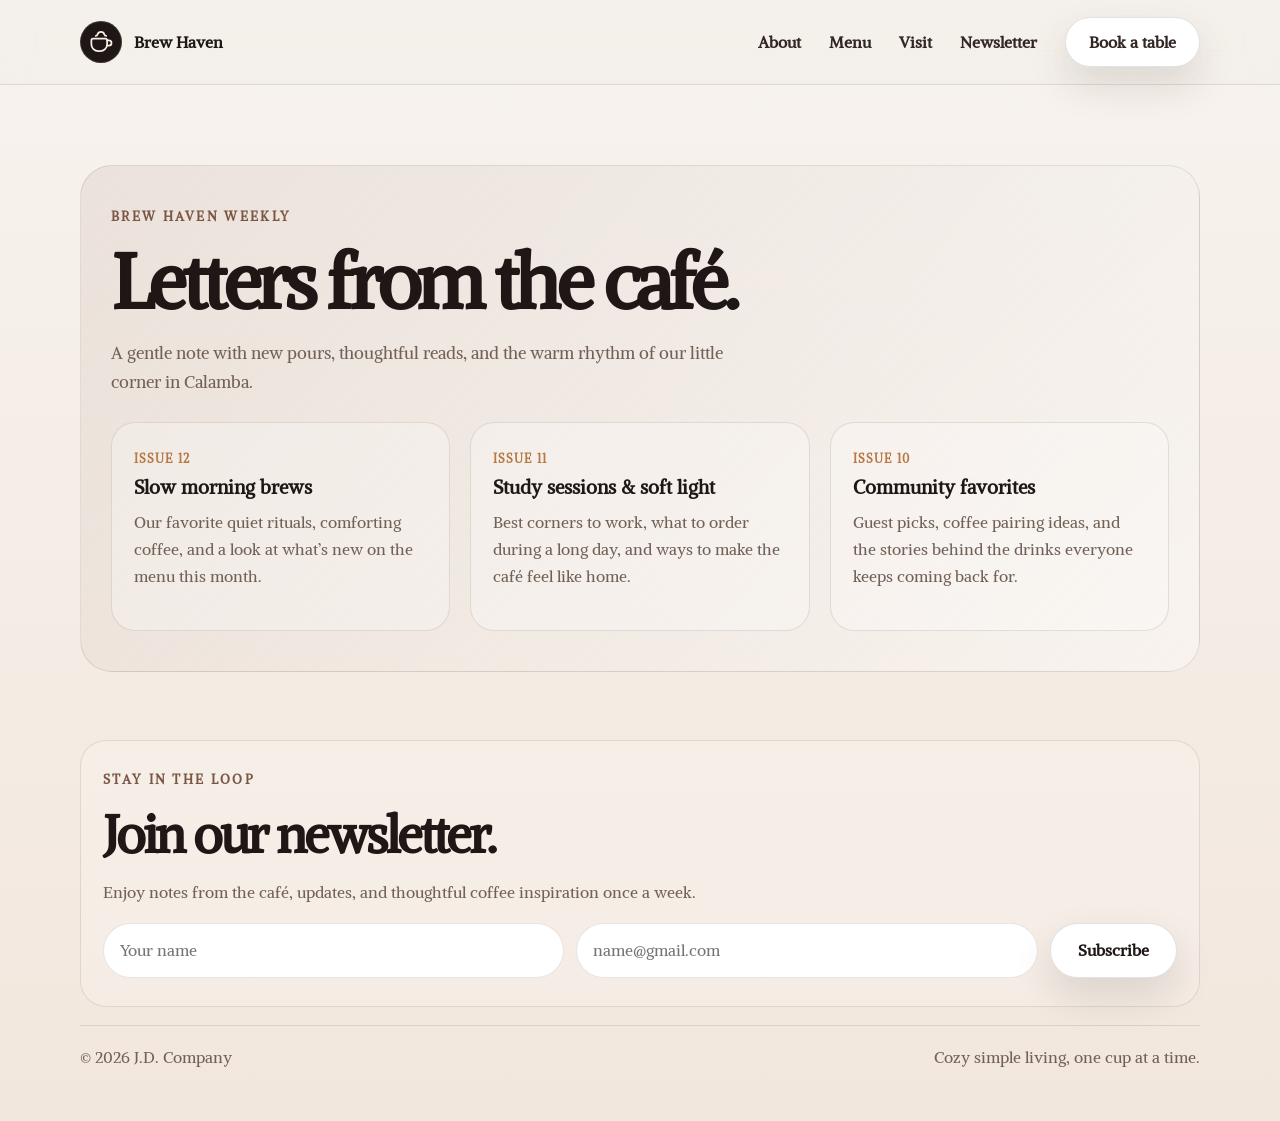
<file: newsletter.html>
<!DOCTYPE html>
<html lang="en">
  <head>
    <meta charset="UTF-8" />
    <meta name="viewport" content="width=device-width, initial-scale=1.0" />
    <meta
      name="description"
      content="Brew Haven newsletter — stories, coffee notes, and cozy updates from the café."
    />
    <title>Brew Haven | Newsletter</title>
    <link rel="preconnect" href="https://fonts.googleapis.com" />
    <link rel="preconnect" href="https://fonts.gstatic.com" crossorigin />
    <link href="https://fonts.googleapis.com/css2?family=Alike&display=swap" rel="stylesheet" />
    <link rel="stylesheet" href="styles.css" />
  </head>
  <body class="newsletter-page">
    <header class="site-header">
      <nav class="nav container" aria-label="Main navigation">
        <a href="index.html" class="brand" aria-label="Brew Haven home">
          <span class="brand__mark" aria-hidden="true">
            <svg viewBox="0 0 64 64" role="img" aria-label="Coffee cup icon">
              <path d="M18 24h24c2.2 0 4 1.8 4 4v9c0 8.8-7.2 16-16 16h-4c-8.8 0-16-7.2-16-16v-9c0-2.2 1.8-4 4-4Z" fill="none" stroke="currentColor" stroke-width="4" stroke-linecap="round" stroke-linejoin="round"/>
              <path d="M46 28h4c3.3 0 6 2.7 6 6s-2.7 6-6 6h-4" fill="none" stroke="currentColor" stroke-width="4" stroke-linecap="round" stroke-linejoin="round"/>
              <path d="M20 18c2 0 3.5-1.4 4-3.2 1.1-3.6 4.2-6.1 7.9-6.1s6.8 2.5 7.9 6.1c.5 1.8 2 3.2 4 3.2" fill="none" stroke="currentColor" stroke-width="4" stroke-linecap="round"/>
            </svg>
          </span>
          <span class="brand__text">Brew Haven</span>
        </a>

        <div class="nav-menu">
          <a href="index.html#about">About</a>
          <a href="index.html#menu">Menu</a>
          <a href="index.html#visit">Visit</a>
          <a href="newsletter.html">Newsletter</a>
          <a href="index.html#reserve" class="button button--sm button--dark">Book a table</a>
        </div>
      </nav>
    </header>

    <main>
      <section class="newsletter-page__hero">
        <div class="container">
          <p class="eyebrow">Brew Haven weekly</p>
          <h1>Letters from the café.</h1>
          <p class="lead">A gentle note with new pours, thoughtful reads, and the warm rhythm of our little corner in Calamba.</p>

          <div class="newsletter-archive">
            <article class="newsletter-issue">
              <span>Issue 12</span>
              <h3>Slow morning brews</h3>
              <p>Our favorite quiet rituals, comforting coffee, and a look at what’s new on the menu this month.</p>
            </article>

            <article class="newsletter-issue">
              <span>Issue 11</span>
              <h3>Study sessions & soft light</h3>
              <p>Best corners to work, what to order during a long day, and ways to make the café feel like home.</p>
            </article>

            <article class="newsletter-issue">
              <span>Issue 10</span>
              <h3>Community favorites</h3>
              <p>Guest picks, coffee pairing ideas, and the stories behind the drinks everyone keeps coming back for.</p>
            </article>
          </div>
        </div>
      </section>

      <section class="container newsletter-page__signup">
        <p class="eyebrow">Stay in the loop</p>
        <h2>Join our newsletter.</h2>
        <p>Enjoy notes from the café, updates, and thoughtful coffee inspiration once a week.</p>

        <form action="#" method="post">
          <input type="text" placeholder="Your name" aria-label="Your name" />
          <input type="email" placeholder="name@gmail.com" aria-label="Email address" />
          <button type="submit" class="button button--primary">Subscribe</button>
        </form>
      </section>
    </main>

    <footer class="site-footer">
              <div class="container footer__inner">
        <p>© <span id="year"></span> J.D. Company</p>
        <p>Cozy simple living, one cup at a time.</p>
      </div>
    </footer>

    <script src="script.js"></script>
  </body>
</html>
</file>
<file: styles.css>
:root {
  --bg: #f4efe9;
  --bg-strong: #efe4d8;
  --panel: #fffaf4;
  --panel-soft: #f2e7da;
  --dark: #1f1715;
  --dark-soft: #322724;
  --brown: #50352b;
  --brown-soft: #7b5645;
  --muted: #726156;
  --line: rgba(64, 41, 31, 0.12);
  --accent: #d9ae7c;
  --accent-strong: #b77a46;
  --shadow: 0 18px 40px rgba(35, 21, 17, 0.12);
}

* {
  box-sizing: border-box;
}

html {
  scroll-behavior: smooth;
}

body {
  margin: 0;
  font-family: "Alike", "Segoe UI", sans-serif;
  background: linear-gradient(180deg, #f7f3ee 0%, #f2e7dd 100%);
  color: var(--dark);
}

a {
  color: inherit;
  text-decoration: none;
}

img {
  max-width: 100%;
  display: block;
}

button {
  font: inherit;
}

.container {
  width: min(1120px, calc(100% - 32px));
  margin: 0 auto;
}

.section {
  padding: 96px 0;
}

.eyebrow {
  margin: 0 0 16px;
  color: var(--brown-soft);
  font-size: 0.8rem;
  letter-spacing: 0.18em;
  text-transform: uppercase;
  font-weight: 700;
}

h1,
h2,
h3,
p {
  margin-top: 0;
}

h1 {
  font-size: clamp(3rem, 6vw, 5rem);
  line-height: 0.98;
  letter-spacing: -0.06em;
  margin-bottom: 20px;
}

h2 {
  font-size: clamp(2.1rem, 4vw, 3.2rem);
  line-height: 1.1;
  letter-spacing: -0.05em;
  margin-bottom: 16px;
}

p {
  color: var(--muted);
  line-height: 1.7;
}

.site-header {
  position: sticky;
  top: 0;
  z-index: 10;
  background: rgba(244, 239, 233, 0.78);
  backdrop-filter: blur(14px);
  border-bottom: 1px solid var(--line);
}

.nav {
  display: flex;
  align-items: center;
  justify-content: space-between;
  min-height: 84px;
}

.brand {
  display: inline-flex;
  align-items: center;
  gap: 12px;
  font-weight: 700;
}

.brand__mark {
  display: grid;
  place-items: center;
  width: 42px;
  height: 42px;
  border-radius: 50%;
  background: var(--dark);
  color: #f9efe7;
  overflow: hidden;
  box-shadow: inset 0 0 0 1px rgba(255,255,255,0.14);
}

.brand__mark svg {
  width: 28px;
  height: 28px;
  display: block;
}

.brand__text {
  font-size: 1rem;
}

.nav-menu {
  display: flex;
  align-items: center;
  gap: 28px;
}

.nav-menu a {
  color: var(--dark-soft);
  font-weight: 600;
}

.auth-actions {
  display: flex;
  align-items: center;
  gap: 12px;
  margin-left: 8px;
}

.auth-trigger {
  cursor: pointer;
  border: none;
}

.nav-toggle {
  display: none;
  width: 48px;
  height: 48px;
  border: 1px solid var(--line);
  border-radius: 12px;
  background: rgba(255,255,255,0.25);
  cursor: pointer;
}

.nav-toggle span {
  display: block;
  width: 22px;
  height: 2px;
  margin: 5px auto;
  background: var(--dark);
  border-radius: 2px;
}

.button {
  display: inline-flex;
  align-items: center;
  justify-content: center;
  border-radius: 999px;
  font-weight: 700;
  transition: transform 0.2s ease, box-shadow 0.2s ease;
}

.button:hover {
  transform: translateY(-1px);
}

.button--sm {
  padding: 0.9rem 1.4rem;
}

.button--primary,
.button--dark {
  background: #fff;
  color: var(--dark);
  border: 1px solid rgba(31, 23, 21, 0.12);
  box-shadow: var(--shadow);
}

.button--primary {
  padding: 1.05rem 1.7rem;
}

.button--dark {
  padding: 0.86rem 1.45rem;
}

.button--ghost {
  padding: 1.05rem 1.7rem;
  border: 1px solid var(--line);
  background: rgba(255,255,255,0.18);
}

.button--light {
  padding: 1rem 1.5rem;
  background: #fff;
  color: var(--dark);
}

.auth-modal {
  position: fixed;
  inset: 0;
  display: none;
  align-items: center;
  justify-content: center;
  z-index: 30;
}

.auth-modal.is-open {
  display: flex;
}

.auth-modal__backdrop {
  position: absolute;
  inset: 0;
  background: rgba(22, 15, 12, 0.45);
  backdrop-filter: blur(5px);
}

.auth-modal__dialog {
  position: relative;
  width: min(440px, calc(100% - 24px));
  border-radius: 28px;
  background: #fffaf5;
  border: 1px solid var(--line);
  box-shadow: var(--shadow);
  padding: 28px 22px 20px;
}

.auth-modal__close {
  position: absolute;
  right: 18px;
  top: 18px;
  width: 34px;
  height: 34px;
  border: 1px solid var(--line);
  border-radius: 50%;
  background: #fff;
  font-size: 1.5rem;
  cursor: pointer;
  color: var(--dark);
}

.auth-modal__tabs {
  display: grid;
  grid-template-columns: repeat(2, 1fr);
  gap: 8px;
  margin-bottom: 20px;
  background: rgba(81, 53, 43, 0.04);
  border: 1px solid var(--line);
  border-radius: 14px;
  padding: 7px;
}

.auth-tab {
  border: none;
  border-radius: 10px;
  background: transparent;
  font: inherit;
  font-weight: 700;
  color: var(--muted);
  padding: 0.8rem 1rem;
  cursor: pointer;
}

.auth-tab.is-active {
  background: var(--dark);
  color: #fff;
}

.auth-form-panel {
  display: none;
}

.auth-form-panel.is-active {
  display: block;
}

.auth-form-panel h3 {
  margin-bottom: 18px;
  font-size: 2rem;
  letter-spacing: -0.04em;
}

.auth-form {
  display: grid;
  gap: 16px;
}

.auth-form label {
  display: grid;
  gap: 8px;
  font-weight: 700;
  color: var(--dark-soft);
}

.auth-form input {
  width: 100%;
  border: 1px solid var(--line);
  border-radius: 12px;
  padding: 0.9rem 1rem;
  font: inherit;
  background: rgba(255,255,255,0.9);
  color: var(--dark);
}

.auth-form input:focus {
  outline: none;
  border-color: rgba(81, 53, 43, 0.35);
  box-shadow: 0 0 0 3px rgba(81, 53, 43, 0.08);
}

.auth-submit {
  width: 100%;
  margin-top: 8px;
  border: none;
  cursor: pointer;
}

.hero {
  padding: 88px 0 72px;
}

.hero__grid {
  display: grid;
  grid-template-columns: 1.1fr 0.9fr;
  align-items: center;
  gap: 40px;
}

.lead {
  max-width: 620px;
  font-size: 1.08rem;
}

.hero__actions {
  display: flex;
  flex-wrap: wrap;
  gap: 14px;
  margin-top: 28px;
}

.hero__cta-banner {
  margin-top: 32px;
  display: inline-flex;
  padding: 1rem 1.3rem;
  border-radius: 18px;
  background: rgba(87, 58, 46, 0.08);
  border: 1px solid rgba(87, 58, 46, 0.12);
  color: var(--brown);
  font-weight: 700;
  line-height: 1.5;
}

.hero__visual {
  display: flex;
  justify-content: center;
}

.coffee-card {
  position: relative;
  width: min(100%, 460px);
  min-height: 480px;
  padding: 24px;
  border-radius: 34px;
  background: linear-gradient(145deg, rgba(121, 84, 66, 0.1), rgba(255,255,255,0.4));
  border: 1px solid rgba(85, 47, 35, 0.12);
  box-shadow: var(--shadow);
}

.coffee-card__label {
  display: inline-flex;
  padding: 0.6rem 0.9rem;
  border-radius: 999px;
  background: rgba(255,255,255,0.4);
  color: var(--brown);
  font-size: 0.78rem;
  font-weight: 700;
  letter-spacing: 0.08em;
  text-transform: uppercase;
}

.coffee-card__coffee {
  position: relative;
  display: grid;
  place-items: center;
  margin-top: 28px;
  min-height: 360px;
  overflow: hidden;
  border-radius: 24px;
  background: linear-gradient(180deg, rgba(117, 86, 71, 0.12), rgba(255,255,255,0.2));
}

.coffee-photo {
  width: 100%;
  height: 100%;
  min-height: 360px;
  object-fit: cover;
  display: block;
  border-radius: 24px;
}

.feature-strip {
  padding: 0 0 36px;
}

.feature-grid {
  display: grid;
  grid-template-columns: repeat(3, minmax(0, 1fr));
  gap: 24px;
}

.feature-grid article {
  background: rgba(255,255,255,0.2);
  border: 1px solid var(--line);
  border-radius: 24px;
  padding: 26px 24px;
}

.feature-grid span {
  display: inline-block;
  margin-bottom: 12px;
  color: var(--accent-strong);
  font-weight: 800;
}

.feature-grid h3 {
  margin-bottom: 10px;
  font-size: 1.35rem;
}

.section-heading {
  margin-bottom: 32px;
}

.menu-grid {
  display: grid;
  grid-template-columns: repeat(4, minmax(0, 1fr));
  gap: 20px;
}

.menu-card {
  background: rgba(255,255,255,0.2);
  border: 1px solid var(--line);
  border-radius: 28px;
  padding: 22px 20px;
  box-shadow: 0 10px 24px rgba(69, 46, 37, 0.05);
}

.menu-card--featured {
  background: linear-gradient(180deg, rgba(112, 71, 54, 0.08), rgba(255,255,255,0.28));
}

.menu-card__top {
  display: flex;
  justify-content: space-between;
  align-items: center;
  gap: 12px;
  margin-bottom: 16px;
}

.tag {
  display: inline-flex;
  padding: 0.45rem 0.8rem;
  border-radius: 999px;
  background: rgba(99, 67, 52, 0.08);
  color: var(--brown);
  font-size: 0.72rem;
  font-weight: 700;
  text-transform: uppercase;
  letter-spacing: 0.08em;
}

.price {
  font-size: 1.1rem;
  font-weight: 800;
  color: var(--dark);
}

.menu-card h3 {
  margin-bottom: 10px;
  font-size: 1.5rem;
}

.story__grid {
  display: grid;
  grid-template-columns: 1.1fr 0.9fr;
  gap: 30px;
  align-items: center;
}

.story__cards {
  display: grid;
  gap: 18px;
}

.info-card {
  background: rgba(255,255,255,0.28);
  border: 1px solid var(--line);
  border-radius: 26px;
  padding: 24px 22px;
}

.info-card--accent {
  background: linear-gradient(180deg, rgba(209, 168, 118, 0.2), rgba(255,255,255,0.22));
}

.info-card strong {
  display: block;
  margin-bottom: 10px;
  font-size: 1.2rem;
}

.visit__grid {
  display: grid;
  grid-template-columns: repeat(2, minmax(0, 1fr));
  gap: 22px;
}

.visit-card {
  padding: 30px;
  border-radius: 28px;
  border: 1px solid var(--line);
  background: rgba(255,255,255,0.28);
}

.visit-card--dark {
  background: linear-gradient(180deg, #2a211f 0%, #1d1715 100%);
  color: #f5efe8;
}

.visit-card--dark .eyebrow,
.visit-card--dark p {
  color: rgba(255,255,255,0.76);
}

.visit-card ul {
  margin: 18px 0 0;
  padding-left: 18px;
  color: var(--muted);
  line-height: 2;
}

.visit-card--dark ul {
  color: rgba(255,255,255,0.8);
}

.banner-ad-wrap {
  padding-top: 0;
  padding-bottom: 12px;
}

.banner-ad__slot {
  display: flex;
  justify-content: center;
}

.banner-ad__inner {
  width: 336px;
  height: 280px;
  max-width: 100%;
  display: flex;
  flex-direction: column;
  justify-content: center;
  align-items: flex-start;
  gap: 12px;
  padding: 24px 22px;
  border-radius: 26px;
  background: linear-gradient(135deg, rgba(89, 63, 52, 0.12), rgba(255,255,255,0.48));
  border: 1px solid var(--line);
  box-shadow: var(--shadow);
}

.banner-ad__tag {
  display: inline-flex;
  padding: 0.5rem 0.8rem;
  border-radius: 999px;
  background: rgba(31, 23, 21, 0.08);
  color: var(--brown);
  font-size: 0.72rem;
  font-weight: 700;
  text-transform: uppercase;
  letter-spacing: 0.08em;
}

.banner-ad__inner h3 {
  margin-bottom: 0;
  font-size: 2rem;
  line-height: 1.05;
  letter-spacing: -0.05em;
}

.banner-ad__inner p {
  margin-bottom: 0;
  color: var(--muted);
}

.banner-ad__inner .button {
  margin-top: 8px;
}

.cta__panel {
  display: flex;
  align-items: center;
  justify-content: space-between;
  gap: 24px;
  padding: 32px 28px;
  border-radius: 28px;
  background: linear-gradient(180deg, rgba(112, 72, 57, 0.08), rgba(255,255,255,0.2));
  border: 1px solid var(--line);
}

.newsletter__panel {
  display: grid;
  grid-template-columns: 1.3fr 1fr auto;
  align-items: center;
  gap: 20px;
  padding: 28px 30px;
  border-radius: 30px;
  background: linear-gradient(135deg, rgba(125, 84, 63, 0.09), rgba(255,255,255,0.32));
  border: 1px solid var(--line);
}

.newsletter__copy h2 {
  margin-bottom: 10px;
}

.newsletter-form {
  display: flex;
  align-items: center;
  gap: 12px;
  padding: 8px 8px 8px 18px;
  background: rgba(255,255,255,0.32);
  border: 1px solid var(--line);
  border-radius: 999px;
}

.newsletter-form input {
  flex: 1;
  min-width: 0;
  border: none;
  background: transparent;
  padding: 0.8rem 0;
  font: inherit;
  color: var(--dark);
}

.newsletter-form input:focus {
  outline: none;
}

.newsletter-form .button {
  border: none;
  white-space: nowrap;
}

.newsletter__link {
  font-weight: 700;
  color: var(--brown);
  text-decoration: underline;
  text-underline-offset: 3px;
}

.sr-only {
  position: absolute;
  width: 1px;
  height: 1px;
  padding: 0;
  margin: -1px;
  overflow: hidden;
  clip: rect(0, 0, 0, 0);
  white-space: nowrap;
  border: 0;
}

.newsletter-page {
  min-height: 100vh;
}

.newsletter-page__hero {
  padding: 80px 0 40px;
}

.newsletter-page__hero .container {
  padding: 40px 30px;
  border-radius: 32px;
  background: linear-gradient(135deg, rgba(122, 78, 58, 0.09), rgba(255,255,255,0.4));
  border: 1px solid var(--line);
}

.newsletter-archive {
  display: grid;
  grid-template-columns: repeat(3, minmax(0, 1fr));
  gap: 20px;
  margin-top: 24px;
}

.newsletter-issue {
  padding: 24px 22px;
  border-radius: 24px;
  background: rgba(255,255,255,0.28);
  border: 1px solid var(--line);
}

.newsletter-issue span {
  display: inline-block;
  margin-bottom: 10px;
  color: var(--accent-strong);
  font-weight: 800;
  letter-spacing: 0.08em;
  text-transform: uppercase;
  font-size: 0.78rem;
}

.newsletter-issue h3 {
  margin-bottom: 10px;
}

.newsletter-page__signup {
  margin-top: 28px;
  padding: 28px 22px;
  border-radius: 26px;
  border: 1px solid var(--line);
  background: rgba(255,255,255,0.2);
}

.newsletter-page__signup form {
  display: flex;
  gap: 12px;
  margin-top: 16px;
  flex-wrap: wrap;
}

.newsletter-page__signup input {
  flex: 1 1 240px;
  min-width: 0;
  padding: 0.95rem 1rem;
  border: 1px solid var(--line);
  border-radius: 999px;
  font: inherit;
}

.site-footer {
  padding: 18px 0 34px;
}

.footer__inner {
  display: flex;
  justify-content: space-between;
  gap: 16px;
  padding-top: 18px;
  border-top: 1px solid var(--line);
}

@media (max-width: 860px) {
  .nav-toggle {
    display: block;
  }

  .nav-menu {
    position: absolute;
    top: calc(100% + 12px);
    left: 16px;
    right: 16px;
    display: none;
    flex-direction: column;
    align-items: flex-start;
    gap: 18px;
    padding: 20px 18px;
    background: rgba(255,248,242,0.98);
    border: 1px solid var(--line);
    border-radius: 18px;
    box-shadow: var(--shadow);
  }

  .nav-menu.is-open {
    display: flex;
  }

  .hero__grid,
  .story__grid,
  .visit__grid,
  .feature-grid,
  .menu-grid {
    grid-template-columns: 1fr;
  }

  .banner-ad__inner {
    width: min(336px, 100%);
    height: 280px;
  }

  .cta__panel,
  .footer__inner {
    flex-direction: column;
    align-items: flex-start;
  }
}
</file>
